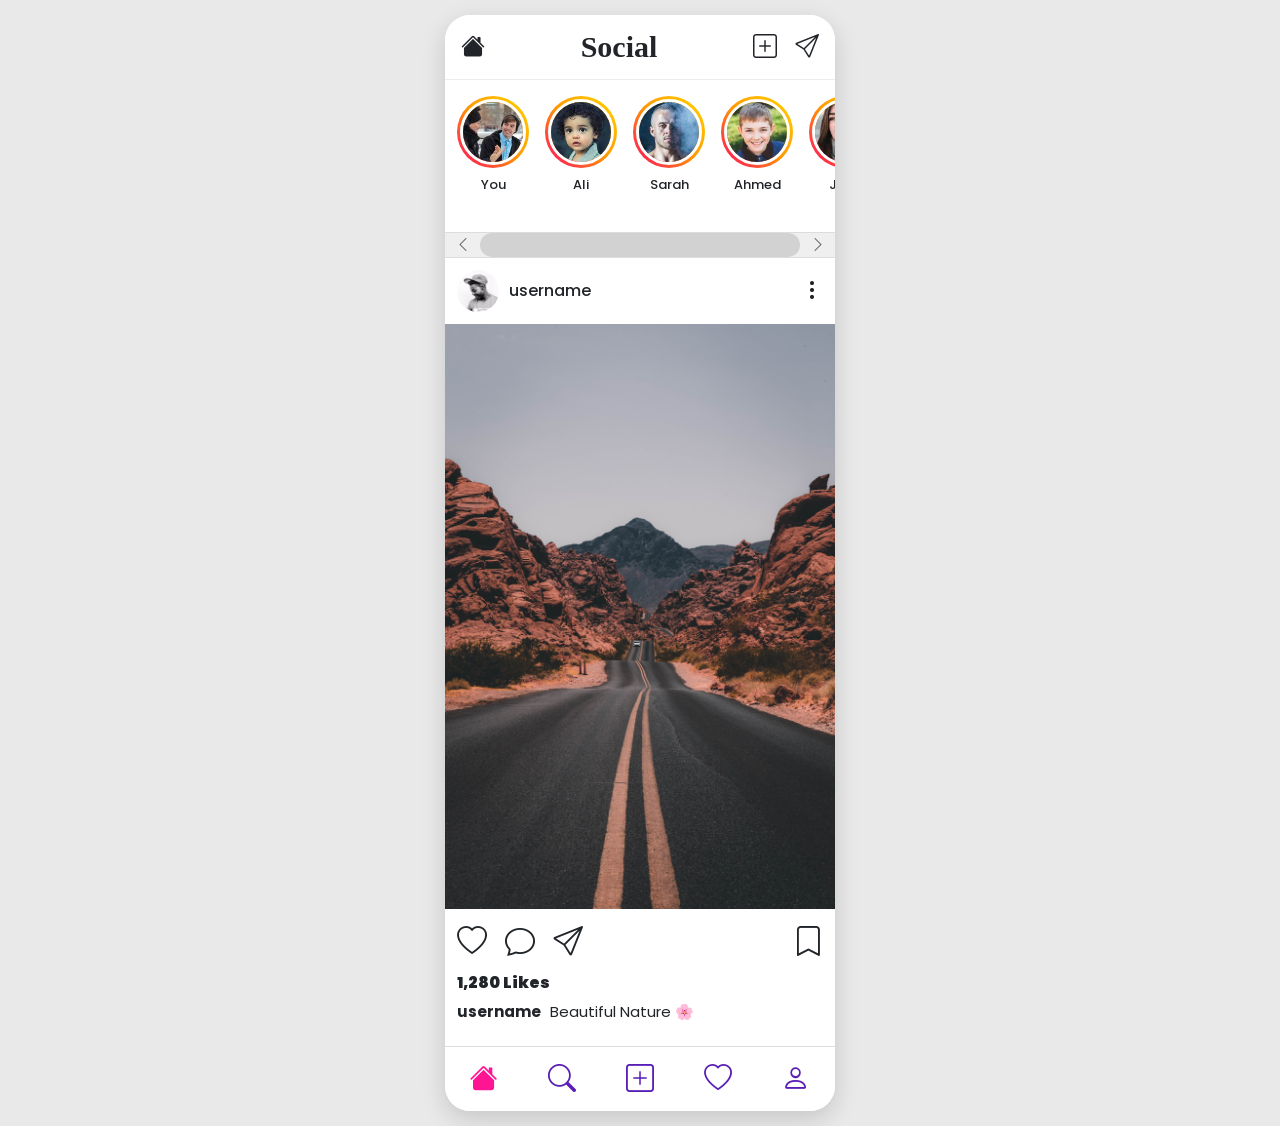
<file: index.html>
<!DOCTYPE html>
<html lang="en">
<head>

<meta charset="UTF-8">
<meta name="viewport" content="width=device-width, initial-scale=1.0">

<title>instagram</title>

<!-- Bootstrap -->

<link href="https://cdn.jsdelivr.net/npm/bootstrap@5.3.3/dist/css/bootstrap.min.css" rel="stylesheet">

<!-- Bootstrap Icons -->

<link rel="stylesheet"
href="https://cdn.jsdelivr.net/npm/bootstrap-icons@1.11.3/font/bootstrap-icons.min.css">
<link href="https://cdn.jsdelivr.net/npm/bootstrap@5.3.3/dist/css/bootstrap.min.css" rel="stylesheet">






<!-- CSS -->

<link rel="stylesheet" href="assets/css/style.css";>

</head>

<body>

<div class="mobile-container">

<!-- ===================== NAVBAR ====================== -->

<header class="top-navbar">

<div class="nav-left">

<i class="bi bi-house-fill"></i>

</div>

<div class="nav-center">

<h3>Social</h3>

</div>

<div class="nav-right">

<i class="bi bi-plus-square"></i>

<i class="bi bi-send"></i>

</div>

</header>

<!-- ===================== STORIES ====================== -->

<section class="stories">

<div class="story">

<div class="story-ring">

<img src="assets/images/1.jpg">

</div>

<p>You</p>

</div>

<div class="story">

<div class="story-ring">

<img src="assets/images/2.jpg">

</div>

<p>Ali</p>

</div>

<div class="story">

<div class="story-ring">

<img src="assets/images/3.jpg">

</div>

<p>Sarah</p>

</div>

<div class="story">

<div class="story-ring">

<img src="assets/images/4.jpg">

</div>

<p>Ahmed</p>

</div>

<div class="story">

<div class="story-ring">

<img src="assets/images/5.jpg">

</div>

<p>John</p>

</div>

<div class="story">

<div class="story-ring">

<img src="assets/images/6.jpg">

</div>

<p>Zain</p>

</div>

<div class="story">

<div class="story-ring">

<img src="assets/images/7.jpg">

</div>

<p>Ayesha</p>

</div>

</section>

<!-- ===================== SCROLL ====================== -->

<div class="story-scroll">

<div class="left">

<i class="bi bi-chevron-left"></i>

</div>

<div class="line"></div>

<div class="right">

<i class="bi bi-chevron-right"></i>

</div>

</div>

<!-- ===================== POST ====================== -->

<section class="post-card">

<div class="post-header">

<div class="profile">

<img src="assets/images/8.jpg">

<span>username</span>

</div>

<i class="bi bi-three-dots-vertical"></i>

</div>

<div class="post-image">

<img src="assets/images/7.jpg";>

</div>

<div class="post-icons">

<div class="left-icons">

<i class="bi bi-heart"></i>

<i class="bi bi-chat"></i>

<i class="bi bi-send"></i>

</div>

<div>

<i class="bi bi-bookmark"></i>

</div>

</div>

<div class="likes">

<strong>1,280 Likes</strong>

</div>

<div class="caption">

<strong>username</strong>

Beautiful Nature 🌸

</div>

</section>

<!-- ===================== FOOTER ====================== -->

<footer class="bottom-nav">

<a href="index.html">

<i class="bi bi-house-fill active"></i>

</a>

<a href="search.html">

<i class="bi bi-search"></i>

</a>

<a href="#">

<i class="bi bi-plus-square"></i>

</a>

<a href="#">

<i class="bi bi-heart"></i>

</a>

<a href="profile.html">

<i class="bi bi-person"></i>

</a>

</footer>

</div>

<script src="https://cdn.jsdelivr.net/npm/bootstrap@5.3.3/dist/js/bootstrap.bundle.min.js"></script>


</body>

</html>
</file>
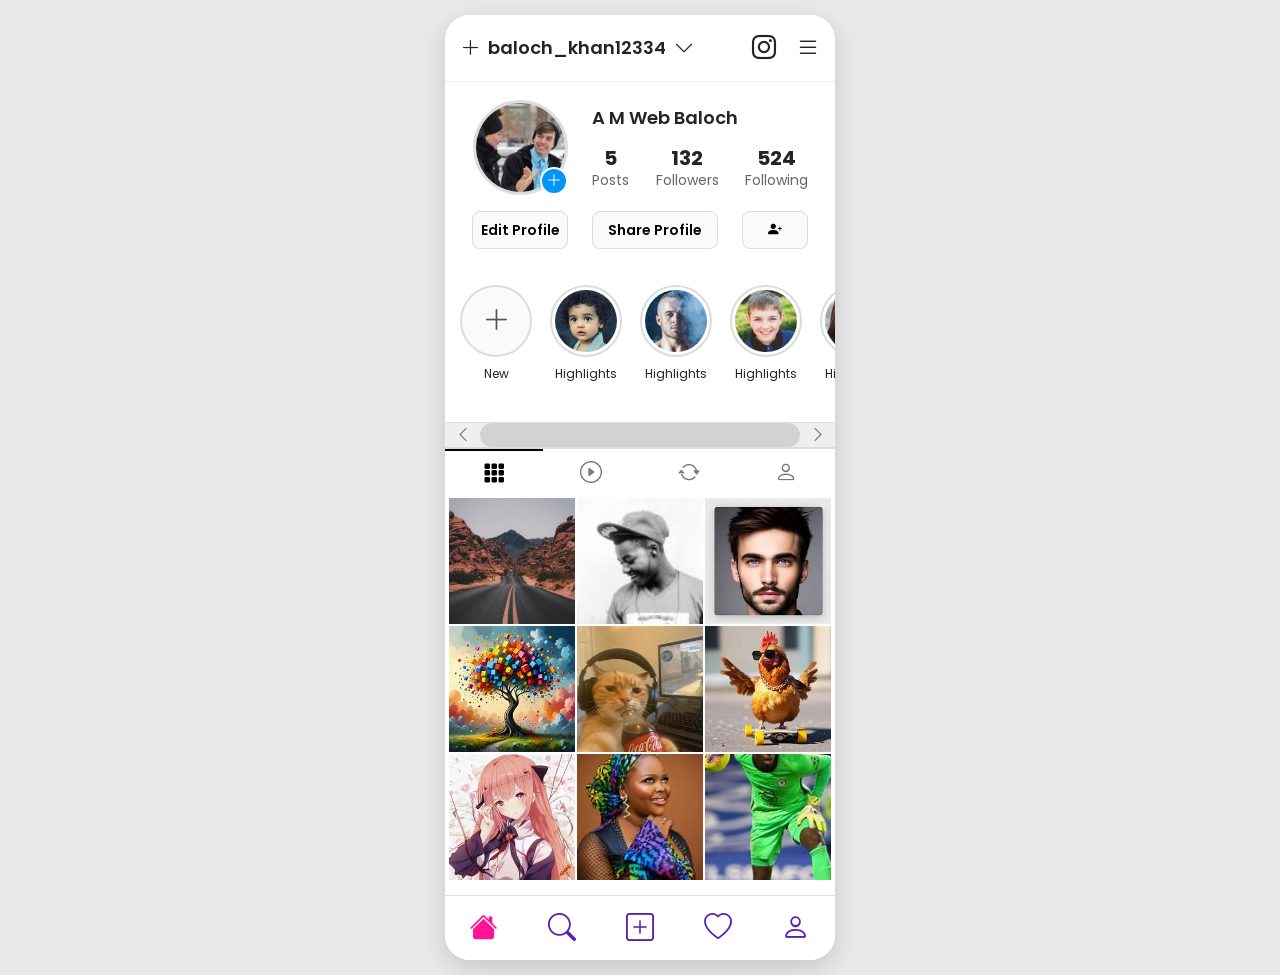
<file: profile.html>
<!DOCTYPE html>
<html lang="en">
<head>

<meta charset="UTF-8">
<meta name="viewport" content="width=device-width, initial-scale=1.0">

<title>instagram</title>

<!-- Bootstrap -->

<link href="https://cdn.jsdelivr.net/npm/bootstrap@5.3.3/dist/css/bootstrap.min.css" rel="stylesheet">

<!-- Bootstrap Icons -->

<link rel="stylesheet"
href="https://cdn.jsdelivr.net/npm/bootstrap-icons@1.11.3/font/bootstrap-icons.min.css">
<link href="https://cdn.jsdelivr.net/npm/bootstrap@5.3.3/dist/css/bootstrap.min.css" rel="stylesheet">






<!-- CSS -->

<link rel="stylesheet" href="assets/css/style.css";>
 <style>


 </style>

</head>

<body>


<div class="mobile-container">

<!-- ================= NAVBAR ================= -->

<header class="profile-navbar">

<div class="left-nav">

<i class="bi bi-plus-lg"></i>

<h3>baloch_khan12334</h3>

<i class="bi bi-chevron-down"></i>

</div>

<div class="right-nav">

<i class="bi bi-instagram"></i>

<i class="bi bi-list"></i>

</div>

</header>

<!-- ================= PROFILE ================= -->

<section class="profile-section">

<div class="container-fluid">

<div class="row align-items-center">

<!-- Profile Image -->

<div class="col-4 text-center">

<div class="profile-img">

<img src="assets/images/1.jpg" class="img-fluid">

<div class="add-icon">

<i class="bi bi-plus-lg"></i>

</div>

</div>

</div>

<!-- Profile Stats -->

<div class="col-8">

<div class="profile-name">

A M Web Baloch

</div>

<div class="profile-stats">

<div>

<h4>5</h4>

<p>Posts</p>

</div>

<div>

<h4>132</h4>

<p>Followers</p>

</div>

<div>

<h4>524</h4>

<p>Following</p>

</div>

</div>

</div>

</div>

<!-- Buttons -->

<div class="row mt-3">

<div class="col-4">

<button class="profile-btn">

Edit Profile

</button>

</div>

<div class="col-5">

<button class="profile-btn">

Share Profile

</button>

</div>

<div class="col-3">

<button class="profile-btn">

<i class="bi bi-person-plus-fill"></i>

</button>

</div>

</div>

</div>

</section>

<!-- ================= HIGHLIGHTS ================= -->

<section class="highlights">

<div class="highlight-item">

<div class="new-highlight">

<i class="bi bi-plus-lg"></i>

</div>

<p>New</p>

</div>

<div class="highlight-item">

<div class="highlight-ring">

<img src="assets/images/2.jpg">

</div>

<p>Highlights</p>

</div>

<div class="highlight-item">

<div class="highlight-ring">

<img src="assets/images/3.jpg">

</div>

<p>Highlights</p>

</div>

<div class="highlight-item">

<div class="highlight-ring">

<img src="assets/images/4.jpg">

</div>

<p>Highlights</p>

</div>

<div class="highlight-item">

<div class="highlight-ring">

<img src="assets/images/5.jpg">

</div>

<p>Highlights</p>

</div>

<div class="highlight-item">

<div class="highlight-ring">

<img src="assets/images/6.jpg">

</div>

<p>Highlights</p>

</div>

</section>

<!-- ================= SCROLL BAR ================= -->

<div class="story-scroll">

<div class="left">

<i class="bi bi-chevron-left"></i>

</div>

<div class="line"></div>

<div class="right">

<i class="bi bi-chevron-right"></i>

</div>

</div>

<!-- ================= TABS ================= -->

<section class="profile-tabs">

<div class="tab active">

<i class="bi bi-grid-3x3-gap-fill"></i>

</div>

<div class="tab">

<i class="bi bi-play-circle"></i>

</div>

<div class="tab">

<i class="bi bi-arrow-repeat"></i>

</div>

<div class="tab">

<i class="bi bi-person"></i>

</div>

</section>

<!-- Gallery code and Bottom Navigation will continue in Part 2 -->
 <!-- ================= GALLERY ================= -->

<section class="gallery-section">

<div class="container-fluid px-1">

<div class="row g-1">

<div class="col-4">
<div class="gallery-item">
<img src="assets/images/7.jpg" class="img-fluid" alt="">
<div class="gallery-icon">
<i class="bi bi-collection-play-fill"></i>
</div>
</div>
</div>

<div class="col-4">
<div class="gallery-item">
<img src="assets/images/8.jpg" class="img-fluid" alt="">
<div class="gallery-icon">
<i class="bi bi-collection-play-fill"></i>
</div>
</div>
</div>

<div class="col-4">
<div class="gallery-item">
<img src="assets/images/9.png" class="img-fluid" alt="">
<div class="gallery-icon">
<i class="bi bi-collection-play-fill"></i>
</div>
</div>
</div>

<div class="col-4">
<div class="gallery-item">
<img src="assets/images/10.png" class="img-fluid" alt="">
<div class="gallery-icon">
<i class="bi bi-collection-play-fill"></i>
</div>
</div>
</div>

<div class="col-4">
<div class="gallery-item">
<img src="assets/images/11.png" class="img-fluid" alt="">
<div class="gallery-icon">
<i class="bi bi-collection-play-fill"></i>
</div>
</div>
</div>

<div class="col-4">
<div class="gallery-item">
<img src="assets/images/12.png" class="img-fluid" alt="">
<div class="gallery-icon">
<i class="bi bi-collection-play-fill"></i>
</div>
</div>
</div>

<div class="col-4">
<div class="gallery-item">
<img src="assets/images/13.png" class="img-fluid" alt="">
</div>
</div>

<div class="col-4">
<div class="gallery-item">
<img src="assets/images/14.png" class="img-fluid" alt="">
</div>
</div>

<div class="col-4">
<div class="gallery-item">
<img src="assets/images/15.png" class="img-fluid" alt="">
</div>
</div>

</div>

</div>

</section>

<!-- ===================== FOOTER ====================== -->

<footer class="bottom-nav">

<a href="index.html">

<i class="bi bi-house-fill active"></i>

</a>

<a href="search.html">

<i class="bi bi-search"></i>

</a>

<a href="#">

<i class="bi bi-plus-square"></i>

</a>

<a href="#">

<i class="bi bi-heart"></i>

</a>

<a href="profile.html">

<i class="bi bi-person"></i>

</a>

</footer>

</div>

<script src="https://cdn.jsdelivr.net/npm/bootstrap@5.3.3/dist/js/bootstrap.bundle.min.js"></script>


</body>

</html>
</file>
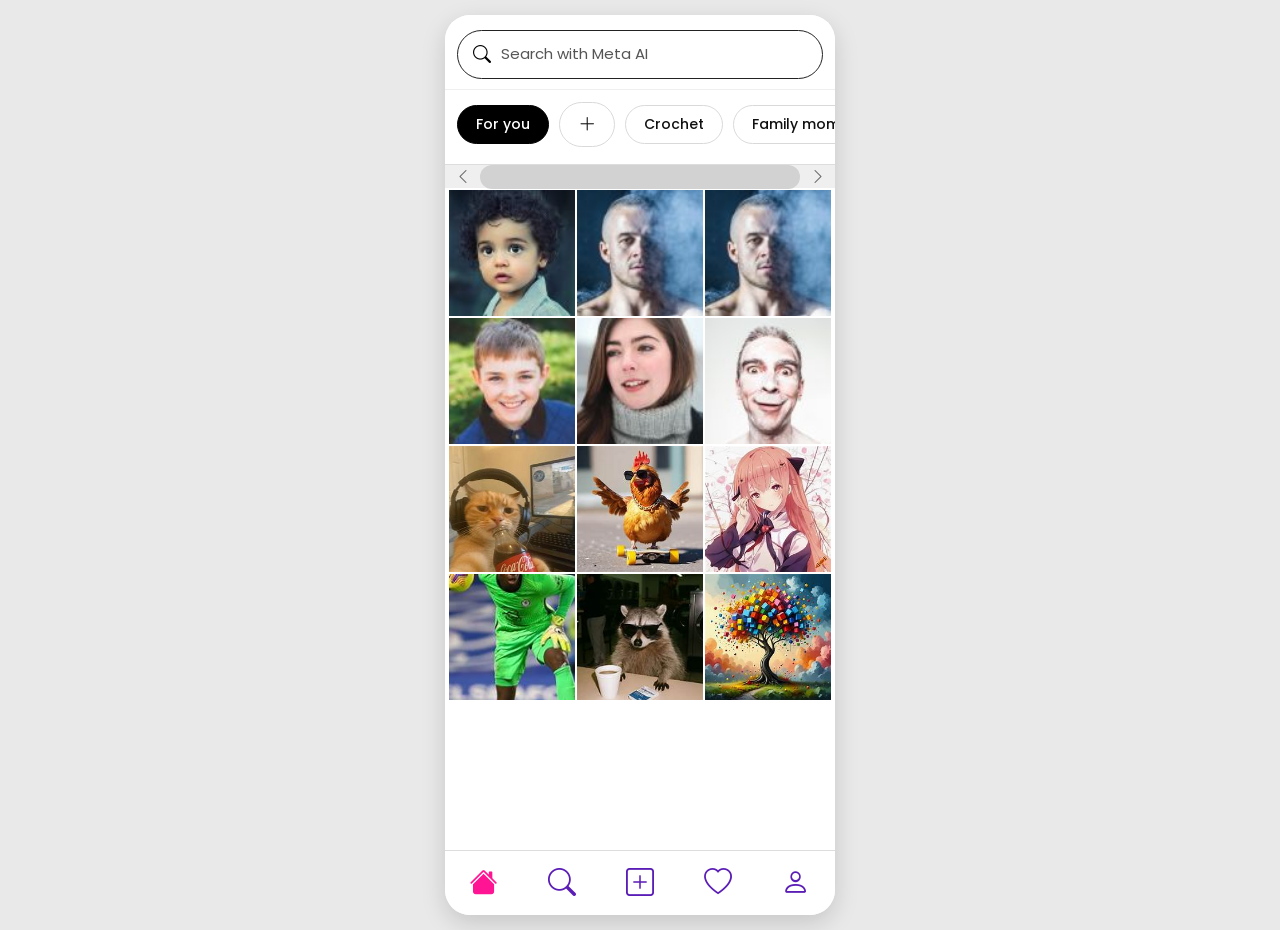
<file: search.html>
<!DOCTYPE html>
<html lang="en">
<head>

<meta charset="UTF-8">
<meta name="viewport" content="width=device-width, initial-scale=1.0">

<title>instagram</title>

<!-- Bootstrap -->

<link href="https://cdn.jsdelivr.net/npm/bootstrap@5.3.3/dist/css/bootstrap.min.css" rel="stylesheet">

<!-- Bootstrap Icons -->

<link rel="stylesheet"
href="https://cdn.jsdelivr.net/npm/bootstrap-icons@1.11.3/font/bootstrap-icons.min.css">
<link href="https://cdn.jsdelivr.net/npm/bootstrap@5.3.3/dist/css/bootstrap.min.css" rel="stylesheet">






<!-- CSS -->

<link rel="stylesheet" href="assets/css/style.css";>

</head>

<body>

<div class="mobile-container">

<!--================ SEARCH HEADER ================-->

<div class="search-header">

<div class="search-box">

<i class="bi bi-search"></i>

<input
type="text"
placeholder="Search with Meta AI"
readonly>

</div>

</div>

<!--================ CATEGORY BUTTONS ================-->

<div class="category-section">

<button class="category-btn active">

For you

</button>

<button class="category-btn">

<i class="bi bi-plus-lg"></i>

</button>

<button class="category-btn">

Crochet

</button>

<button class="category-btn">

Family moments

</button>

<button class="category-btn">

Nature

</button>

<button class="category-btn">

Travel

</button>

<button class="category-btn">

Animals

</button>

</div>

<!--================ SCROLL BAR ================-->

<div class="story-scroll">

<div class="left">

<i class="bi bi-chevron-left"></i>

</div>

<div class="line"></div>

<div class="right">

<i class="bi bi-chevron-right"></i>

</div>

</div>

<!--================ EXPLORE GALLERY START ================-->

<section class="explore-gallery">

<div class="container-fluid px-1">

<div class="row g-1">


            <!-- Row 1 -->
        <div class="col-4">
            <div class="explore-item">
                <img src="assets/images/2.jpg" alt="">
                <div class="views"><i class="bi bi-eye-fill"></i> 4.7M</div>
            </div>
        </div>

        <div class="col-4">
            <div class="explore-item">
                <img src="assets/images/3.jpg" alt="">
                <div class="views"><i class="bi bi-eye-fill"></i> 144K</div>
            </div>
        </div>

        <div class="col-4">
            <div class="explore-item">
                <img src="assets/images/3.jpg" alt="">
                <div class="views"><i class="bi bi-eye-fill"></i> 690K</div>
            </div>
        </div>

        <!-- Row 2 -->

        <div class="col-4">
            <div class="explore-item">
                <img src="assets/images/4.jpg" alt="">
                <div class="views"><i class="bi bi-eye-fill"></i> 4.2M</div>
            </div>
        </div>

        <div class="col-4">
            <div class="explore-item">
                <img src="assets/images/5.jpg" alt="">
                <div class="views"><i class="bi bi-eye-fill"></i> 2.6M</div>
            </div>
        </div>

        <div class="col-4">
            <div class="explore-item">
                <img src="assets/images/6.jpg" alt="">
                <div class="views"><i class="bi bi-eye-fill"></i> 157K</div>
            </div>
        </div>

        <!-- Row 3 -->

        <div class="col-4">
            <div class="explore-item">
                <img src="assets/images/11.png" alt="">
                <div class="views"><i class="bi bi-eye-fill"></i> 3.5M</div>
            </div>
        </div>

        <div class="col-4">
            <div class="explore-item">
                <img src="assets/images/12.png" alt="">
                <div class="views"><i class="bi bi-eye-fill"></i> 567K</div>
            </div>
        </div>

        <div class="col-4">
            <div class="explore-item">
                <img src="assets/images/13.png" alt="">
                <div class="views"><i class="bi bi-eye-fill"></i> 1M</div>
            </div>
        </div>

        <!-- Row 4 -->

        <div class="col-4">
            <div class="explore-item">
                <img src="assets/images/15.png" alt="">
                <div class="views"><i class="bi bi-eye-fill"></i> 900K</div>
            </div>
        </div>

        <div class="col-4">
            <div class="explore-item">
                <img src="assets/images/16.png" alt="">
                <div class="views"><i class="bi bi-eye-fill"></i> 2.4M</div>
            </div>
        </div>

        <div class="col-4">
            <div class="explore-item">
                <img src="assets/images/10.png" alt="">
                <div class="views"><i class="bi bi-eye-fill"></i> 3.1M</div>
            </div>
        </div>

    </div>
</div>

</section>


<!-- ===================== FOOTER ====================== -->

<footer class="bottom-nav">

<a href="index.html">

<i class="bi bi-house-fill active"></i>

</a>

<a href="search.html">

<i class="bi bi-search"></i>

</a>

<a href="#">

<i class="bi bi-plus-square"></i>

</a>

<a href="#">

<i class="bi bi-heart"></i>

</a>

<a href="profile.html">

<i class="bi bi-person"></i>

</a>

</footer>

</div>

<!-- Bootstrap JS -->

<script src="https://cdn.jsdelivr.net/npm/bootstrap@5.3.3/dist/js/bootstrap.bundle.min.js"></script>

</body>
</html>
</file>
<file: assets/css/style.css>
/* ===========================
   GOOGLE FONT
=========================== */
@import url('https://fonts.googleapis.com/css2?family=Poppins:wght@300;400;500;600;700&display=swap');

*{
    margin:0;
    padding:0;
    box-sizing:border-box;
    font-family:'Poppins',sans-serif;
}

body{
    background:#e9e9e9;
    display:flex;
    justify-content:center;
    align-items:flex-start;
    min-height:100vh;
    padding:15px;
}

/* ===========================
   MOBILE CONTAINER
=========================== */

.mobile-container{
    width:100%;
    max-width:380px;
    background:#fff;
    border-radius:25px;
    overflow:hidden;
    box-shadow:0 10px 30px rgba(0,0,0,.18);
    position:relative;
    padding-bottom:80px;
}

/* ===========================
   NAVBAR
=========================== */

.top-navbar{
    display:flex;
    justify-content:space-between;
    align-items:center;
    padding:14px 16px;
    background:#fff;
    border-bottom:1px solid #ececec;
}

.top-navbar h3{
    margin:0;
    font-size:30px;
    font-weight:700;
    font-family:Georgia,serif;
}

.nav-left i,
.nav-right i{
    font-size:24px;
    cursor:pointer;
}

.nav-right{
    display:flex;
    gap:18px;
}

/* ===========================
   STORIES
=========================== */

.stories{
    display:flex;
    overflow-x:auto;
    gap:16px;
    padding:16px 12px;
    scrollbar-width:none;
}

.stories::-webkit-scrollbar{
    display:none;
}

.story{
    text-align:center;
    flex:0 0 auto;
}

.story-ring{
    width:72px;
    height:72px;
    border-radius:50%;
    padding:3px;
    background:linear-gradient(45deg,#ff0069,#ff9900,#ffd500);
}

.story-ring img{
    width:100%;
    height:100%;
    border-radius:50%;
    border:3px solid #fff;
    object-fit:cover;
}

.story p{
    margin-top:7px;
    font-size:13px;
    font-weight:500;
}

/* ===========================
   STORY SCROLL BAR
=========================== */

.story-scroll{
    display:flex;
    align-items:center;
    height:28px;
    background:#efefef;
}

.story-scroll .left,
.story-scroll .right{
    width:38px;
    text-align:center;
    color:#666;
    font-size:18px;
}

.story-scroll .line{
    flex:1;
    height:100%;
    background:#d2d2d2;
}

/* ===========================
   POST CARD
=========================== */

.post-card{
    background:#fff;
}

/* Header */

.post-header{
    display:flex;
    justify-content:space-between;
    align-items:center;
    padding:12px;
}

.profile{
    display:flex;
    align-items:center;
    gap:10px;
}

.profile img{
    width:42px;
    height:42px;
    border-radius:50%;
    object-fit:cover;
}

.profile span{
    font-weight:500;
}

.post-header i{
    font-size:22px;
    cursor:pointer;
}

/* Image */

.post-image img{
    width:100%;
    display:block;
    object-fit:cover;
}

/* Icons */

.post-icons{
    display:flex;
    justify-content:space-between;
    align-items:center;
    padding:12px 12px 5px;
}

.left-icons{
    display:flex;
    gap:18px;
}

.post-icons i{
    font-size:30px;
    cursor:pointer;
    transition:.3s;
}

.post-icons i:hover{
    transform:scale(1.15);
}

/* Likes */

.likes{
    padding:0 12px;
    font-size:16px;
    font-weight:600;
}

/* Caption */

.caption{
    padding:6px 12px 18px;
    font-size:15px;
}

.caption strong{
    margin-right:5px;
}

/* ===========================
   BOTTOM NAVIGATION
=========================== */

.bottom-nav{
    position:absolute;
    left:0;
    right:0;
    bottom:0;
    height:65px;
    background:#fff;
    border-top:1px solid #ddd;
    display:flex;
    justify-content:space-around;
    align-items:center;
}

.bottom-nav a{
    text-decoration:none;
}

.bottom-nav i{
    font-size:28px;
    color:#5a1db6;
    transition:.3s;
}

.bottom-nav i:hover{
    transform:translateY(-4px);
}

.bottom-nav .active{
    color:#ff1493;
}

/* ===========================
   TABLET
=========================== */

@media(max-width:768px){

.mobile-container{
    max-width:100%;
    border-radius:0;
    min-height:100vh;
}

}

/* ===========================
   MOBILE
=========================== */

@media(max-width:576px){

.top-navbar h3{
    font-size:26px;
}

.story-ring{
    width:65px;
    height:65px;
}

.story p{
    font-size:12px;
}

.post-icons i{
    font-size:28px;
}

.bottom-nav{
    height:60px;
}

.bottom-nav i{
    font-size:25px;
}

}


/* profile  */


/*==================================================
            MOBILE CONTAINER
==================================================*/

.mobile-container{
    width:100%;
    max-width:390px;
    background:#fff;
    min-height:100vh;
  overflow-x:hidden;
    border-radius:25px;
    box-shadow:0 10px 30px rgba(0,0,0,.15);
    position:relative;
    padding-bottom:75px;
}

/*==================================================
            NAVBAR
==================================================*/

.profile-navbar{
    display:flex;
    justify-content:space-between;
    align-items:center;
    padding:15px;
    background:#fff;
    border-bottom:1px solid #ececec;
}

.left-nav{
    display:flex;
    align-items:center;
    gap:8px;
}

.left-nav h3{
    margin:0;
    font-size:18px;
    font-weight:600;
}

.left-nav i{
    font-size:20px;
    cursor:pointer;
}

.right-nav{
    display:flex;
    gap:20px;
}

.right-nav i{
    font-size:24px;
    cursor:pointer;
    transition:.3s;
}

.right-nav i:hover{
    transform:scale(1.15);
}

/*==================================================
            PROFILE SECTION
==================================================*/

.profile-section{
    padding:18px 15px;
}

.profile-img{
    width:95px;
    height:95px;
    margin:auto;
    position:relative;
}

.profile-img img{
    width:100%;
    height:100%;
    border-radius:50%;
    object-fit:cover;
    border:3px solid #ddd;
}

/* Add Icon */

.add-icon{
    width:28px;
    height:28px;
    background:#0095f6;
    color:#fff;
    border-radius:50%;
    display:flex;
    justify-content:center;
    align-items:center;
    position:absolute;
    bottom:0;
    right:0;
    border:2px solid #fff;
}

.add-icon i{
    font-size:16px;
}

/*==================================================
            PROFILE INFO
==================================================*/

.profile-name{
    font-size:18px;
    font-weight:600;
    margin-bottom:15px;
}

.profile-stats{
    display:flex;
    justify-content:space-between;
    text-align:center;
}

.profile-stats h4{
    margin:0;
    font-size:20px;
    font-weight:700;
}

.profile-stats p{
    margin:0;
    font-size:14px;
    color:#666;
}

/*==================================================
            HOVER EFFECTS
==================================================*/

.profile-img img{
    transition:.3s;
}

.profile-img img:hover{
    transform:scale(1.05);
}

.profile-navbar i:hover{
    color:#0095f6;
}

/*==================================================
            PROFILE BUTTONS
==================================================*/

.profile-btn{
    width:100%;
    height:38px;
    border:1px solid #dbdbdb;
    background:#fafafa;
    border-radius:8px;
    font-size:14px;
    font-weight:600;
    color:#000;
    transition:all .3s ease;
}

.profile-btn:hover{
    background:#efefef;
    border-color:#c7c7c7;
}

/*==================================================
            HIGHLIGHTS SECTION
==================================================*/

.highlights{
    display:flex;
    overflow-x:auto;
    gap:18px;
    padding:18px 15px;
    scrollbar-width:none;
}

.highlights::-webkit-scrollbar{
    display:none;
}

.highlight-item{
    text-align:center;
    flex:0 0 auto;
}

.highlight-item p{
    margin-top:8px;
    font-size:12px;
    color:#222;
}

/*==================================================
            STORY RING
==================================================*/

.highlight-ring{
    width:72px;
    height:72px;
    border-radius:50%;
    border:2px solid #dcdcdc;
    padding:3px;
}

.highlight-ring img{
    width:100%;
    height:100%;
    border-radius:50%;
    object-fit:cover;
}

.highlight-ring img:hover{
    transform:scale(1.05);
    transition:.3s;
}

/*==================================================
            NEW HIGHLIGHT
==================================================*/

.new-highlight{
    width:72px;
    height:72px;
    border-radius:50%;
    border:2px solid #dcdcdc;
    display:flex;
    justify-content:center;
    align-items:center;
    background:#fafafa;
    cursor:pointer;
    transition:.3s;
}

.new-highlight i{
    font-size:28px;
    color:#555;
}

.new-highlight:hover{
    background:#f2f2f2;
}

/*==================================================
            STORY SCROLL BAR
==================================================*/

.story-scroll{
    display:flex;
    align-items:center;
    height:22px;
    background:#efefef;
    margin-top:5px;
}

.story-scroll .left,
.story-scroll .right{
    width:35px;
    text-align:center;
    color:#666;
    font-size:15px;
}

.story-scroll .line{
    flex:1;
    height:4px;
    background:#d3d3d3;
    border-radius:20px;
}

/*==================================================
            ANIMATION
==================================================*/

.highlight-item{
    transition:.3s ease;
}

.highlight-item:hover{
    transform:translateY(-5px);
}

/*==================================================
                PROFILE TABS
==================================================*/

.profile-tabs{
    display:flex;
    justify-content:space-around;
    align-items:center;
    height:50px;
    background:#fff;
    border-top:1px solid #dbdbdb;
    border-bottom:1px solid #dbdbdb;
}

.profile-tabs .tab{
    width:25%;
    height:100%;
    display:flex;
    justify-content:center;
    align-items:center;
    cursor:pointer;
    position:relative;
    transition:.3s;
}

.profile-tabs .tab i{
    font-size:22px;
    color:#777;
}

.profile-tabs .tab.active{
    border-top:2px solid #000;
}

.profile-tabs .tab.active i{
    color:#000;
}

.profile-tabs .tab:hover i{
    color:#000;
}

/*==================================================
                GALLERY SECTION
==================================================*/

.gallery-section{
    width:100%;
    background:#fff;
    padding-bottom:10px;
}

.gallery-section .row{
    --bs-gutter-x:2px;
    --bs-gutter-y:2px;
}

/*==================================================
                GALLERY ITEM
==================================================*/

.gallery-item{
    position:relative;
    overflow:hidden;
    background:#f5f5f5;
    aspect-ratio:1/1;
}

.gallery-item img{
    width:100%;
    height:100%;
    object-fit:cover;
    display:block;
    transition:0.4s ease;
}

/*==================================================
                GALLERY HOVER
==================================================*/

.gallery-item:hover img{
    transform:scale(1.08);
}

/*==================================================
                OVERLAY
==================================================*/

.gallery-item::before{
    content:"";
    position:absolute;
    inset:0;
    background:rgba(0,0,0,.25);
    opacity:0;
    transition:.3s;
}

.gallery-item:hover::before{
    opacity:1;
}

/*==================================================
                GALLERY ICON
==================================================*/

.gallery-icon{
    position:absolute;
    top:8px;
    right:8px;
    color:#fff;
    font-size:18px;
    opacity:0;
    transition:.3s;
}

.gallery-item:hover .gallery-icon{
    opacity:1;
}

/*==================================================
                IMAGE ANIMATION
==================================================*/

.gallery-item img{
    transition:transform .35s ease;
}

/*==================================================
                MOBILE
==================================================*/

@media(max-width:576px){

.profile-tabs{
    height:46px;
}

.profile-tabs .tab i{
    font-size:20px;
}

.gallery-icon{
    font-size:16px;
    top:6px;
    right:6px;
}

}


/*==================================================
                SCROLLBAR
==================================================*/

::-webkit-scrollbar{
    width:6px;
}

::-webkit-scrollbar-thumb{
    background:#cfcfcf;
    border-radius:20px;
}

::-webkit-scrollbar-track{
    background:#f5f5f5;
}

/*==================================================
                LINKS
==================================================*/

a{
    text-decoration:none;
    color:inherit;
}

img{
    max-width:100%;
    display:block;
}

/*==================================================
                TABLET
==================================================*/

@media (max-width:992px){

.mobile-container{
    max-width:100%;
    border-radius:0;
    min-height:100vh;
    box-shadow:none;
}

.bottom-nav{
    max-width:100%;
}

.profile-section{
    padding:15px;
}

.profile-img{
    width:90px;
    height:90px;
}

.profile-name{
    font-size:17px;
}

.profile-stats h4{
    font-size:18px;
}

}

/*==================================================
                MOBILE
==================================================*/

@media (max-width:576px){

body{
    padding:0;
    background:#fff;
}

.mobile-container{
    width:100%;
    border-radius:0;
}

.profile-navbar{
    padding:12px;
}

.left-nav h3{
    font-size:17px;
}

.right-nav i{
    font-size:22px;
}

.profile-img{
    width:82px;
    height:82px;
}

.profile-name{
    font-size:16px;
}

.profile-stats h4{
    font-size:17px;
}

.profile-stats p{
    font-size:13px;
}

.profile-btn{
    height:35px;
    font-size:13px;
}

.highlight-ring,
.new-highlight{
    width:64px;
    height:64px;
}

.highlight-item p{
    font-size:11px;
}


}


/* search  */
a{
    text-decoration:none;
    color:inherit;
}

img{
    max-width:100%;
    display:block;
}

/*==================================================
                MOBILE CONTAINER
==================================================*/

.mobile-container{
    width:100%;
    max-width:390px;
    min-height:100vh;
    background:#fff;
    border-radius:25px;
    overflow:hidden;
    position:relative;
    box-shadow:0 8px 25px rgba(0,0,0,.15);
    padding-bottom:70px;
}

/*==================================================
                SEARCH HEADER
==================================================*/

.search-header{
    background:#fff;
    padding:15px 12px 10px;
    border-bottom:1px solid #efefef;
}

/*==================================================
                SEARCH BOX
==================================================*/

.search-box{
    display:flex;
    align-items:center;
    background:#fff;
    border:1.5px solid #222;
    border-radius:25px;
    padding:10px 15px;
}

.search-box i{
    font-size:18px;
    color:#000;
    margin-right:10px;
}

.search-box input{
    width:100%;
    border:none;
    outline:none;
    background:transparent;
    font-size:15px;
    color:#444;
}

.search-box input::placeholder{
    color:#555;
    font-weight:400;
}

/*==================================================
                SEARCH ANIMATION
==================================================*/

.search-box{
    transition:.3s;
}

.search-box:hover{
    box-shadow:0 4px 12px rgba(0,0,0,.12);
    border-color:#000;
}

/*==================================================
            CATEGORY SECTION
==================================================*/

.category-section{
    display:flex;
    align-items:center;
    gap:10px;
    padding:12px;
    overflow-x:auto;
    white-space:nowrap;
    scrollbar-width:none;
    background:#fff;
}

.category-section::-webkit-scrollbar{
    display:none;
}

/*==================================================
            CATEGORY BUTTON
==================================================*/

.category-btn{
    flex:0 0 auto;
    padding:8px 18px;
    background:#fff;
    border:1px solid #d9d9d9;
    border-radius:25px;
    color:#111;
    font-size:14px;
    font-weight:500;
    cursor:pointer;
    transition:all .3s ease;
}

.category-btn:hover{
    background:#f3f3f3;
    border-color:#bdbdbd;
}

.category-btn i{
    font-size:18px;
}

/*==================================================
            ACTIVE CATEGORY
==================================================*/

.category-btn.active{
    background:#000;
    color:#fff;
    border-color:#000;
}

.category-btn.active:hover{
    background:#222;
}

/*==================================================
            SCROLL INDICATOR
==================================================*/

.story-scroll{
    display:flex;
    align-items:center;
    height:26px;
    background:#efefef;
    border-top:1px solid #ddd;
    border-bottom:1px solid #ddd;
}

.story-scroll .left,
.story-scroll .right{
    width:35px;
    text-align:center;
    color:#666;
    font-size:16px;
}

.story-scroll .line{
    flex:1;
    height:100%;
    background:#d2d2d2;
}

/*==================================================
            ANIMATION
==================================================*/

.category-btn{
    transition:transform .25s ease,
               background .25s ease,
               color .25s ease;
}

.category-btn:hover{
    transform:translateY(-2px);
}

/*==================================================
                EXPLORE GALLERY
==================================================*/

.explore-gallery{
    width:100%;
    background:#fff;
    padding-bottom:15px;
}

.explore-gallery .row{
    --bs-gutter-x:2px;
    --bs-gutter-y:2px;
}

/*==================================================
                EXPLORE ITEM
==================================================*/

.explore-item{
    position:relative;
    width:100%;
    aspect-ratio:1/1;
    overflow:hidden;
    background:#f4f4f4;
    cursor:pointer;
}

.explore-item img{
    width:100%;
    height:100%;
    object-fit:cover;
    transition:transform .4s ease;
}

/*==================================================
                IMAGE HOVER
==================================================*/

.explore-item:hover img{
    transform:scale(1.08);
}

/*==================================================
                OVERLAY
==================================================*/

.explore-item::after{
    content:"";
    position:absolute;
    inset:0;
    background:rgba(0,0,0,.28);
    opacity:0;
    transition:.3s ease;
}

.explore-item:hover::after{
    opacity:1;
}

/*==================================================
                VIEWS BADGE
==================================================*/

.views{
    position:absolute;
    left:8px;
    bottom:8px;
    background:rgba(0,0,0,.65);
    color:#fff;
    padding:4px 8px;
    border-radius:20px;
    font-size:12px;
    font-weight:600;
    display:flex;
    align-items:center;
    gap:5px;
    z-index:2;
    opacity:0;
    transition:.3s;
}

.views i{
    font-size:12px;
}

.explore-item:hover .views{
    opacity:1;
}

/*==================================================
                IMAGE ANIMATION
==================================================*/

.explore-item img{
    transition:
        transform .35s ease,
        filter .35s ease;
}

.explore-item:hover img{
    filter:brightness(.9);
}

/*==================================================
                MOBILE
==================================================*/

@media(max-width:576px){

.explore-gallery .row{
    --bs-gutter-x:2px;
    --bs-gutter-y:2px;
}

.views{
    font-size:10px;
    padding:3px 6px;
}

.views i{
    font-size:10px;
}

}


/*==================================================
                SCROLLBAR
==================================================*/

::-webkit-scrollbar{
    width:6px;
    height:6px;
}

::-webkit-scrollbar-thumb{
    background:#cfcfcf;
    border-radius:20px;
}

::-webkit-scrollbar-track{
    background:#f3f3f3;
}

/*==================================================
                TABLET
==================================================*/

@media (max-width:992px){

.mobile-container{
    max-width:100%;
    border-radius:0;
    box-shadow:none;
    min-height:100vh;
}



/* ===========================
   TABLET
=========================== */

@media(max-width:768px){

.mobile-container{
    max-width:100%;
    border-radius:0;
    min-height:100vh;
}

}

/* ===========================
   MOBILE
=========================== */

@media(max-width:576px){

.top-navbar h3{
    font-size:26px;
}

.story-ring{
    width:65px;
    height:65px;
}

.story p{
    font-size:12px;
}

.post-icons i{
    font-size:28px;
}



.search-header{
    padding:12px;
}

.search-box{
    padding:10px 14px;
}

}

/*==================================================
                MOBILE
==================================================*/

@media (max-width:576px){


.mobile-container{
    width:100%;
    border-radius:0;
}

.search-box{
    padding:9px 12px;
}

.search-box input{
    font-size:14px;
}

.category-btn{
    padding:7px 16px;
    font-size:13px;
}



.views{
    font-size:10px;
}

}

/*==================================================
                LARGE DESKTOP
==================================================*/

@media (min-width:1200px){

.mobile-container{
    max-width:390px;
}

}

/*==================================================
                FADE ANIMATION
==================================================*/

.search-header,
.category-section,
.explore-gallery{
    animation:fadeIn .6s ease;
}

@keyframes fadeIn{

0%{
    opacity:0;
    transform:translateY(15px);
}

100%{
    opacity:1;
    transform:translateY(0);
}

}

/*==================================================
                IMAGE LOADING EFFECT
==================================================*/

.explore-item img{
    animation:imageFade .5s ease;
}

@keyframes imageFade{

0%{
    opacity:0;
    transform:scale(.95);
}

100%{
    opacity:1;
    transform:scale(1);
}

}

/*==================================================
                GITHUB PAGES SAFE
==================================================*/

img{
    display:block;
    width:100%;
}

a{
    text-decoration:none;
    color:inherit;
}

button{
    border:none;
    outline:none;
}

input{
    outline:none;
}
</file>
